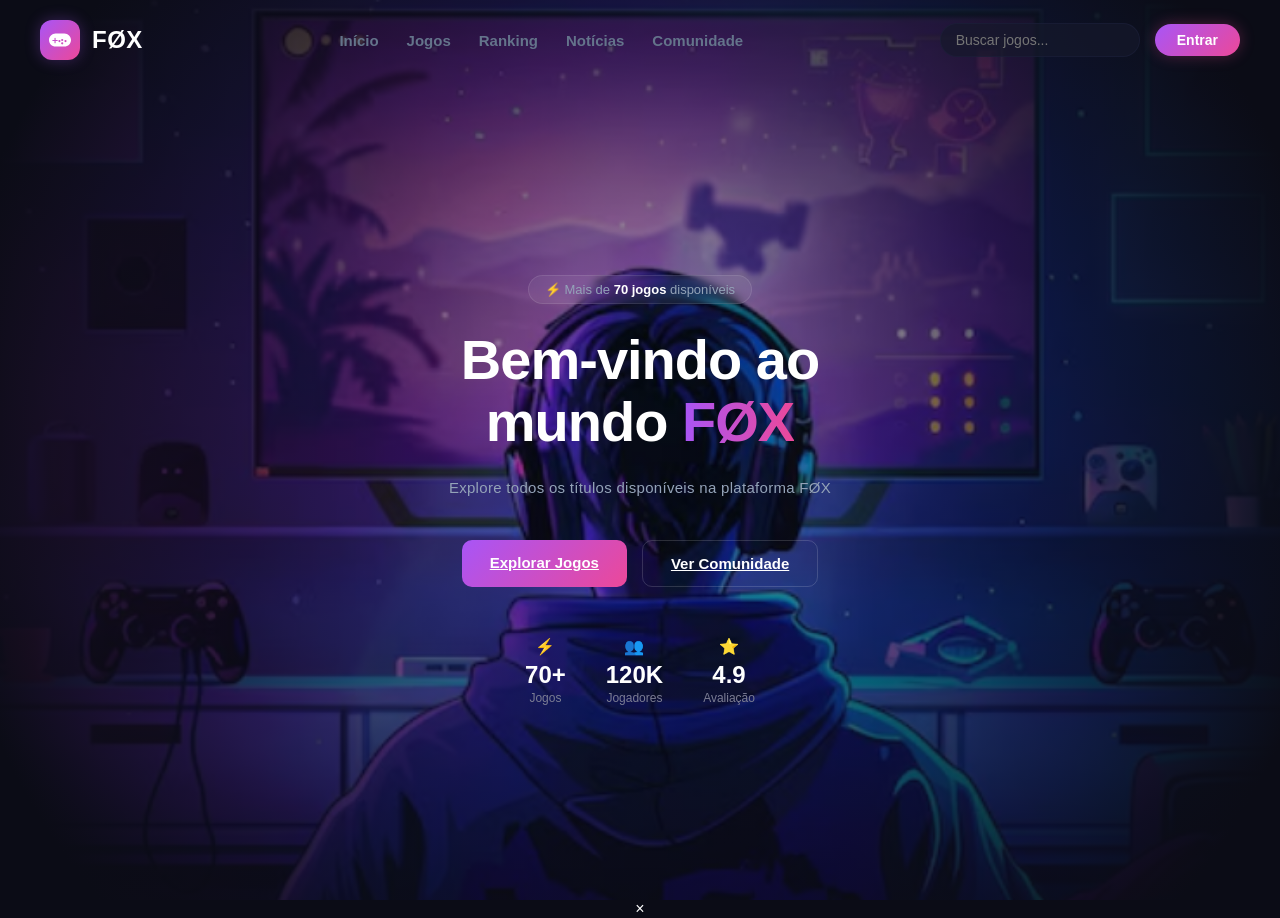
<file: index.html>
<!DOCTYPE html>
<html lang="pt-BR">
<head>
    <meta charset="UTF-8">
    <meta name="viewport" content="width=device-width, initial-scale=1.0">
    <title>FØX - Bem-vindo ao mundo FØX</title>
    <style>
        /* Reset e Variáveis de Cores (Padrão FØX) */
        * {
            margin: 0;
            padding: 0;
            box-sizing: border-box;
            font-family: 'Segoe UI', Tahoma, Geneva, Verdana, sans-serif;
        }

        :root {
            --bg-color: #0b0c16;
            --card-bg: rgba(19, 20, 36, 0.6);
            --text-color: #ffffff;
            --text-muted: #64748b;
            --primary-gradient: linear-gradient(135deg, #a855f7, #ec4899);
        }

        body {
            background-color: var(--bg-color);
            color: var(--text-color);
            min-height: 100vh;
            display: flex;
            flex-direction: column;
            align-items: center;
            overflow-x: hidden;
        }

        /* --- Navbar --- */
        .navbar {
            width: 100%;
            max-width: 1400px;
            display: flex;
            justify-content: space-between;
            align-items: center;
            padding: 20px 40px;
            position: absolute;
            top: 0;
            z-index: 10;
        }

        .logo {
            display: flex;
            align-items: center;
            gap: 12px;
        }

        .logo-box {
            background: var(--primary-gradient);
            width: 40px;
            height: 40px;
            border-radius: 12px;
            display: flex;
            align-items: center;
            justify-content: center;
            box-shadow: 0 0 15px rgba(168, 85, 247, 0.3);
        }

        .control-icon {
            width: 22px;
            height: 22px;
            fill: #ffffff;
        }

        .logo-text {
            font-size: 24px;
            font-weight: 800;
            color: #ffffff;
            letter-spacing: 0.5px;
        }

        .nav-links {
            display: flex;
            gap: 28px;
        }

        .nav-links a {
            color: var(--text-muted);
            text-decoration: none;
            font-size: 15px;
            font-weight: 600;
            transition: color 0.2s ease;
        }

        .nav-links a:hover {
            color: #ffffff;
        }

        .nav-links a.active {
            color: #ec4899;
            font-weight: 700;
        }

        .nav-right {
            display: flex;
            align-items: center;
            gap: 15px;
        }

        .search-box {
            background-color: rgba(22, 25, 43, 0.7);
            border: 1px solid rgba(31, 34, 63, 0.5);
            padding: 8px 15px;
            border-radius: 20px;
            color: white;
            font-size: 14px;
            outline: none;
            width: 200px;
        }

        .btn-entrar {
            background: var(--primary-gradient);
            border: none;
            padding: 8px 22px;
            border-radius: 20px;
            color: white;
            font-weight: bold;
            cursor: pointer;
            font-size: 14px;
            box-shadow: 0 0 15px rgba(236, 72, 153, 0.3);
        }

        /* --- Hero Section --- */
        .hero-section {
            width: 100%;
            min-height: 100vh;
            display: flex;
            align-items: center;
            justify-content: center;
            position: relative;
            padding: 120px 40px 40px 40px;
            background: radial-gradient(circle at center, rgba(11, 12, 22, 0.2) 0%, rgb(11, 12, 22, 1) 90%), 
                        url('Captura de tela 2026-06-12 103130.png') no-repeat center center;
            background-size: cover;
        }

        .hero-container {
            width: 100%;
            max-width: 1200px;
            display: flex;
            justify-content: center;
            align-items: center;
            position: relative;
            z-index: 2;
        }

        .hero-content {
            max-width: 800px;
            display: flex;
            flex-direction: column;
            align-items: center;
            text-align: center;
            margin: 0 auto;
        }

        .games-count-badge {
            background-color: rgba(255, 255, 255, 0.06);
            border: 1px solid rgba(255, 255, 255, 0.1);
            padding: 6px 16px;
            border-radius: 20px;
            font-size: 13px;
            color: #94a3b8;
            margin-bottom: 25px;
            backdrop-filter: blur(5px);
        }

        .games-count-badge strong {
            color: white;
        }

        .hero-content h1 {
            font-size: 56px;
            font-weight: 800;
            line-height: 1.1;
            margin-bottom: 24px;
            letter-spacing: -1px;
        }

        .hero-content h1 span {
            background: linear-gradient(90deg, #a855f7, #ec4899);
            -webkit-background-clip: text;
            -webkit-text-fill-color: transparent;
        }

        /* Ajuste do Slogan conforme as imagens originais */
        .hero-slogan {
            color: #94a3b8;
            font-size: 15px;
            font-weight: 400;
            line-height: 1.6;
            margin-bottom: 40px;
            max-width: 600px;
            letter-spacing: 0.3px;
        }

        .hero-buttons {
            display: flex;
            gap: 15px;
            margin-bottom: 50px;
        }

        .btn-primary {
            background: var(--primary-gradient);
            border: none;
            color: white;
            padding: 14px 28px;
            border-radius: 10px;
            font-weight: bold;
            font-size: 15px;
            cursor: pointer;
            transition: opacity 0.2s;
        }

        .btn-primary:hover {
            opacity: 0.9;
        }

        .btn-secondary {
            background-color: transparent;
            border: 1px solid rgba(255, 255, 255, 0.15);
            color: white;
            padding: 14px 28px;
            border-radius: 10px;
            font-weight: bold;
            font-size: 15px;
            cursor: pointer;
            transition: background-color 0.2s;
        }

        .btn-secondary:hover {
            background-color: rgba(255, 255, 255, 0.05);
        }

        /* --- Grid de Status/Métricas --- */
        .status-grid {
            display: flex;
            gap: 40px;
            justify-content: center;
        }

        .status-item {
            text-align: center;
        }

        .status-icon {
            font-size: 16px;
            margin-bottom: 5px;
        }

        .status-value {
            font-size: 24px;
            font-weight: bold;
            color: white;
        }

        .status-label {
            font-size: 12px;
            color: #7b7d93;
            margin-top: 2px;
        }
    </style>
</head>
<body>

    <header class="navbar">
        <div class="logo">
            <div class="logo-box">
                <svg viewBox="0 0 640 512" class="control-icon">
                    <path d="M192 64C86 64 0 150 0 256S86 448 192 448H448c106 0 192-86 192-192S554 64 448 64H192zm192 160a32 32 0 1 1 0 64 32 32 0 1 1 0-64zm64 64a32 32 0 1 1 64 0 32 32 0 1 1 -64 0zm-144 32a32 32 0 1 1 0-64 32 32 0 1 1 0 64zm80 64a32 32 0 1 1 0-64 32 32 0 1 1 0 64zM176 192c8.8 0 16 7.2 16 16v48h48c8.8 0 16 7.2 16 16s-7.2 16-16 16H192v48c0 8.8-7.2 16-16 16s-16-7.2-16-16V288H112c-8.8 0-16-7.2-16-16s7.2-16 16-16h48V208c0-8.8 7.2-16 16-16z"/>
                </svg>
            </div>
            <span class="logo-text">FØX</span>
        </div>
        <nav class="nav-links">
           <a href="index.html">Início</a>
<a href="jogos.html">Jogos</a>
<a href="ranking.html">Ranking</a>
<a href="noticias.html">Notícias</a>
<a href="comunidade.html">Comunidade</a>
        </nav>
        <div class="nav-right">
            <input type="text" class="search-box" placeholder="Buscar jogos...">
           <button class="btn-entrar" id="openLogin">
    Entrar
</button>
        </div>
    </header>

    <section class="hero-section">
        <div class="hero-container">
            
            <div class="hero-content">
                <div class="games-count-badge">
                    ⚡ Mais de <strong>70 jogos</strong> disponíveis
                </div>
                
                <h1>Bem-vindo ao<br>mundo <span>FØX</span></h1>
                
                <p class="hero-slogan">
                    Explore todos os títulos disponíveis na plataforma FØX
                </p>
                
               <div class="hero-buttons">
    <a href="jogos.html" class="btn-primary">
        Explorar Jogos
    </a>

    <a href="comunidade.html" class="btn-secondary">
        Ver Comunidade
    </a>
                </div>

                <div class="status-grid">
                    <div class="status-item">
                        <div class="status-icon" style="color: #3b82f6;">⚡</div>
                        <div class="status-value">70+</div>
                        <div class="status-label">Jogos</div>
                    </div>
                    <div class="status-item">
                        <div class="status-icon" style="color: #a855f7;">👥</div>
                        <div class="status-value">120K</div>
                        <div class="status-label">Jogadores</div>
                    </div>
                    <div class="status-item">
                        <div class="status-icon" style="color: #ec4899;">⭐</div>
                        <div class="status-value">4.9</div>
                        <div class="status-label">Avaliação</div>
                    </div>
                </div>
            </div>

        </div>
    </section>
<script src="script.js"></script>
<div id="loginModal" class="modal">

    <div class="modal-content">

        <span class="close-modal">&times;</span>

<script>
// Campo de busca
const searchInput = document.getElementById("searchInput");

searchInput.addEventListener("keydown", function(event) {
    if (event.key === "Enter") {
        const jogo = searchInput.value.trim();

        if (jogo !== "") {
            alert("Buscando: " + jogo);

            // Exemplo: redirecionar para pesquisa
            // window.location.href = "catalogo.html?busca=" + encodeURIComponent(jogo);
        } else {
            alert("Digite o nome de um jogo!");
        }
    }
});

// Botão Entrar
const loginButton = document.getElementById("loginButton");

loginButton.addEventListener("click", function() {
    window.location.href = "login.html";
});
</script>
</body>
</html>
</file>
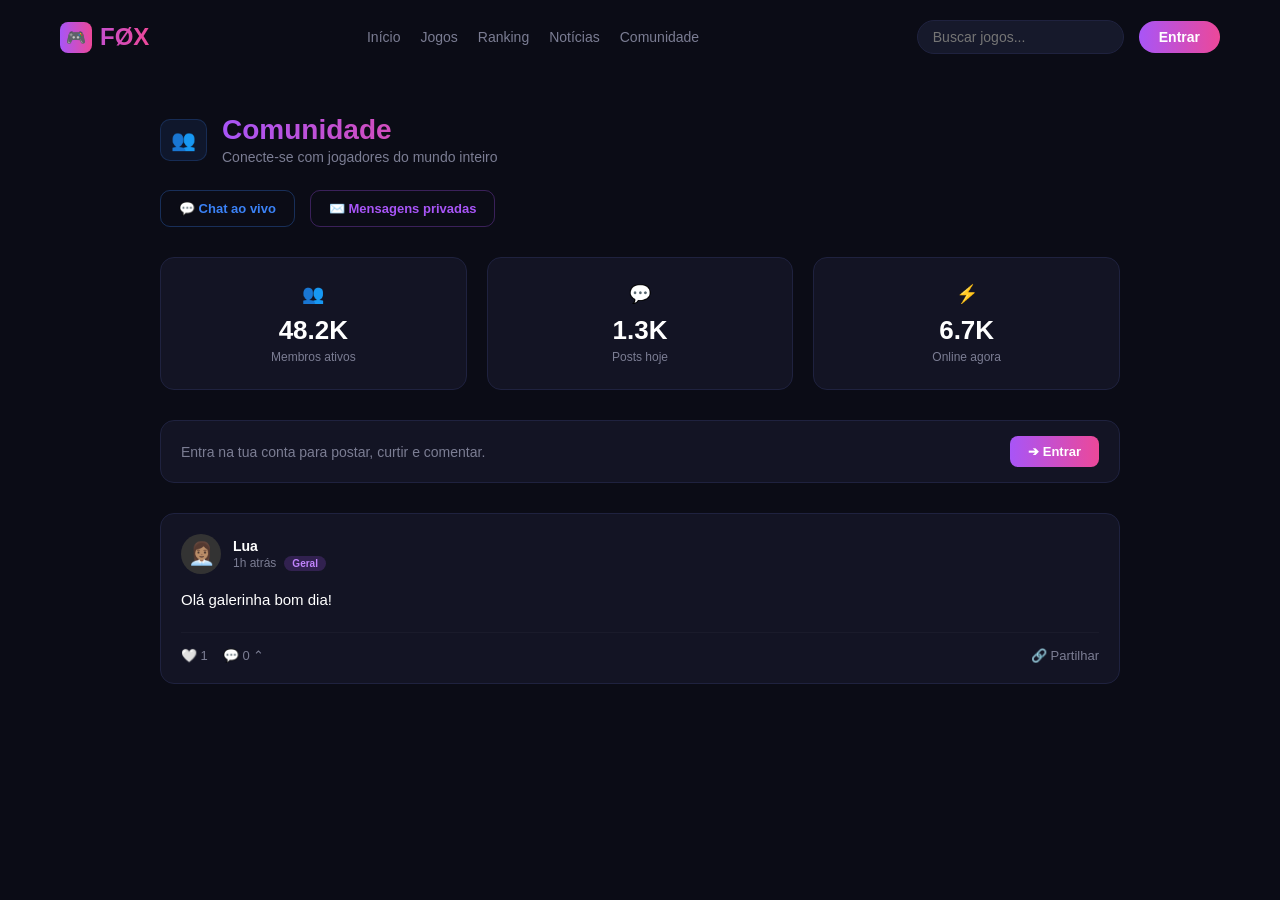
<file: comunidade.html>
<!DOCTYPE html>
<html lang="pt-BR">
<head>
    <meta charset="UTF-8">
    <meta name="viewport" content="width=device-width, initial-scale=1.0">
    <title>FØX - Comunidade</title>
    <style>
        /* Reset e Variáveis de Cores (Padrão FØX) */
        * {
            margin: 0;
            padding: 0;
            box-sizing: border-box;
            font-family: 'Segoe UI', Tahoma, Geneva, Verdana, sans-serif;
        }

        :root {
            --bg-color: #0b0c16;
            --card-bg: #131424;
            --text-color: #ffffff;
            --text-muted: #7b7d93;
            --primary-gradient: linear-gradient(90deg, #a855f7, #ec4899);
            --border-color: #1f223f;
        }

        body {
            background-color: var(--bg-color);
            color: var(--text-color);
            min-height: 100vh;
            display: flex;
            flex-direction: column;
            align-items: center;
        }

        /* --- Navbar --- */
        .navbar {
            width: 100%;
            max-width: 1200px;
            display: flex;
            justify-content: space-between;
            align-items: center;
            padding: 20px;
        }

        .logo {
            display: flex;
            align-items: center;
            gap: 8px;
            font-weight: bold;
            font-size: 24px;
            background: var(--primary-gradient);
            -webkit-background-clip: text;
            -webkit-text-fill-color: transparent;
        }

        .logo-icon {
            background: var(--primary-gradient);
            padding: 6px;
            border-radius: 8px;
            -webkit-text-fill-color: white;
            font-size: 16px;
        }

        .nav-links {
            display: flex;
            gap: 20px;
        }

        .nav-links a {
            color: var(--text-muted);
            text-decoration: none;
            font-size: 14px;
            transition: color 0.3s;
        }

        .nav-links a.active, .nav-links a:hover {
            color: #ec4899;
        }

        .nav-right {
            display: flex;
            align-items: center;
            gap: 15px;
        }

        .search-box {
            background-color: #16192b;
            border: 1px solid var(--border-color);
            padding: 8px 15px;
            border-radius: 20px;
            color: white;
            font-size: 14px;
            outline: none;
        }

        .btn-entrar {
            background: var(--primary-gradient);
            border: none;
            padding: 8px 20px;
            border-radius: 20px;
            color: white;
            font-weight: bold;
            cursor: pointer;
            font-size: 14px;
        }

        /* --- Conteúdo Principal --- */
        .container {
            width: 100%;
            max-width: 1000px;
            padding: 40px 20px;
        }

        .title-section {
            margin-bottom: 25px;
            display: flex;
            align-items: center;
            gap: 15px;
        }

        .title-icon {
            background-color: rgba(59, 130, 246, 0.1);
            border: 1px solid rgba(59, 130, 246, 0.2);
            padding: 10px;
            border-radius: 10px;
            font-size: 20px;
            line-height: 1;
            color: #3b82f6;
        }

        .title-section h1 {
            font-size: 28px;
            background: var(--primary-gradient);
            -webkit-background-clip: text;
            -webkit-text-fill-color: transparent;
            font-weight: bold;
        }

        .title-section p {
            color: var(--text-muted);
            font-size: 14px;
            margin-top: 3px;
        }

        /* --- Botões de Ação Secundários --- */
        .action-buttons {
            display: flex;
            gap: 15px;
            margin-bottom: 30px;
        }

        .btn-secondary {
            background-color: transparent;
            font-size: 13px;
            font-weight: bold;
            padding: 10px 18px;
            border-radius: 10px;
            cursor: pointer;
            display: flex;
            align-items: center;
            gap: 8px;
            transition: background-color 0.3s;
        }

        .btn-blue {
            border: 1px solid rgba(59, 130, 246, 0.3);
            color: #3b82f6;
        }
        .btn-blue:hover { background-color: rgba(59, 130, 246, 0.05); }

        .btn-purple {
            border: 1px solid rgba(168, 85, 247, 0.3);
            color: #a855f7;
        }
        .btn-purple:hover { background-color: rgba(168, 85, 247, 0.05); }

        /* --- Cards de Métricas (Grid de 3 Colunas) --- */
        .metrics-grid {
            display: grid;
            grid-template-columns: repeat(3, 1fr);
            gap: 20px;
            margin-bottom: 30px;
        }

        .metric-card {
            background-color: var(--card-bg);
            border: 1px solid var(--border-color);
            border-radius: 14px;
            padding: 25px;
            text-align: center;
        }

        .metric-icon {
            font-size: 18px;
            margin-bottom: 10px;
        }
        .metric-card:nth-child(1) .metric-icon { color: #3b82f6; }
        .metric-card:nth-child(2) .metric-icon { color: #a855f7; }
        .metric-card:nth-child(3) .metric-icon { color: #ec4899; }

        .metric-value {
            font-size: 26px;
            font-weight: bold;
            margin-bottom: 4px;
        }

        .metric-label {
            color: var(--text-muted);
            font-size: 12px;
        }

        /* --- Caixa de Alerta de Postagem --- */
        .cta-post-box {
            background-color: var(--card-bg);
            border: 1px solid var(--border-color);
            border-radius: 14px;
            padding: 15px 20px;
            display: flex;
            justify-content: space-between;
            align-items: center;
            margin-bottom: 30px;
        }

        .cta-text {
            color: var(--text-muted);
            font-size: 14px;
        }

        .btn-inline-entrar {
            background: var(--primary-gradient);
            border: none;
            padding: 8px 18px;
            border-radius: 8px;
            color: white;
            font-weight: bold;
            font-size: 13px;
            cursor: pointer;
            display: flex;
            align-items: center;
            gap: 6px;
        }

        /* --- Feed / Área de Post --- */
        .post-card {
            background-color: var(--card-bg);
            border: 1px solid var(--border-color);
            border-radius: 14px;
            padding: 20px;
        }

        .post-header {
            display: flex;
            align-items: center;
            gap: 12px;
            margin-bottom: 15px;
        }

        .post-avatar {
            width: 40px;
            height: 40px;
            border-radius: 50%;
            background-color: #333;
            display: flex;
            align-items: center;
            justify-content: center;
            font-size: 22px;
        }

        .user-info {
            display: flex;
            flex-direction: column;
        }

        .user-name {
            font-weight: bold;
            font-size: 14px;
        }

        .post-meta {
            display: flex;
            align-items: center;
            gap: 8px;
            margin-top: 2px;
        }

        .post-time {
            color: var(--text-muted);
            font-size: 12px;
        }

        .tag-geral {
            background-color: rgba(168, 85, 247, 0.2);
            color: #c084fc;
            font-size: 10px;
            font-weight: bold;
            padding: 2px 8px;
            border-radius: 10px;
        }

        .post-content {
            font-size: 15px;
            line-height: 1.5;
            margin-bottom: 20px;
        }

        /* --- Rodapé do Post (Ações) --- */
        .post-actions {
            display: flex;
            justify-content: space-between;
            align-items: center;
            border-top: 1px solid rgba(255, 255, 255, 0.03);
            padding-top: 15px;
            color: var(--text-muted);
            font-size: 13px;
        }

        .interactions {
            display: flex;
            gap: 15px;
        }

        .interaction-item {
            display: flex;
            align-items: center;
            gap: 5px;
            cursor: pointer;
        }
        
        .interaction-item:hover {
            color: #ffffff;
        }

        .share-item {
            display: flex;
            align-items: center;
            gap: 5px;
            cursor: pointer;
        }
        .share-item:hover {
            color: #ffffff;
        }
    </style>
</head>
<body>

    <header class="navbar">
        <div class="logo">
            <span class="logo-icon">🎮</span> FØX
        </div>
        <nav class="nav-links">
            <a href="index.html">Início</a>
<a href="jogos.html">Jogos</a>
<a href="ranking.html">Ranking</a>
<a href="noticias.html">Notícias</a>
<a href="comunidade.html">Comunidade</a>
        </nav>
        <div class="nav-right">
            <input type="text" class="search-box" placeholder="Buscar jogos...">
            <button class="btn-entrar">Entrar</button>
        </div>
    </header>

    <main class="container">
        
        <section class="title-section">
            <div class="title-icon">👥</div>
            <div>
                <h1>Comunidade</h1>
                <p>Conecte-se com jogadores do mundo inteiro</p>
            </div>
        </section>

        <div class="action-buttons">
            <button class="btn-secondary btn-blue">💬 Chat ao vivo</button>
            <button class="btn-secondary btn-purple">✉️ Mensagens privadas</button>
        </div>

        <section class="metrics-grid">
            <div class="metric-card">
                <div class="metric-icon">👥</div>
                <div class="metric-value">48.2K</div>
                <div class="metric-label">Membros ativos</div>
            </div>
            <div class="metric-card">
                <div class="metric-icon">💬</div>
                <div class="metric-value">1.3K</div>
                <div class="metric-label">Posts hoje</div>
            </div>
            <div class="metric-card">
                <div class="metric-icon">⚡</div>
                <div class="metric-value">6.7K</div>
                <div class="metric-label">Online agora</div>
            </div>
        </section>

        <div class="cta-post-box">
            <span class="cta-text">Entra na tua conta para postar, curtir e comentar.</span>
            <button class="btn-inline-entrar">➔ Entrar</button>
        </div>

        <section class="feed-container">
            <div class="post-card">
                <div class="post-header">
                    <div class="post-avatar">👩🏽‍💼</div>
                    <div class="user-info">
                        <span class="user-name">Lua</span>
                        <div class="post-meta">
                            <span class="post-time">1h atrás</span>
                            <span class="tag-geral">Geral</span>
                        </div>
                    </div>
                </div>
                <div class="post-content">
                    Olá galerinha bom dia!
                </div>
                <div class="post-actions">
                    <div class="interactions">
                        <div class="interaction-item">🤍 1</div>
                        <div class="interaction-item">💬 0 ⌃</div>
                    </div>
                    <div class="share-item">🔗 Partilhar</div>
                </div>
            </div>
        </section>

    </main>

</body>
</html>
</file>
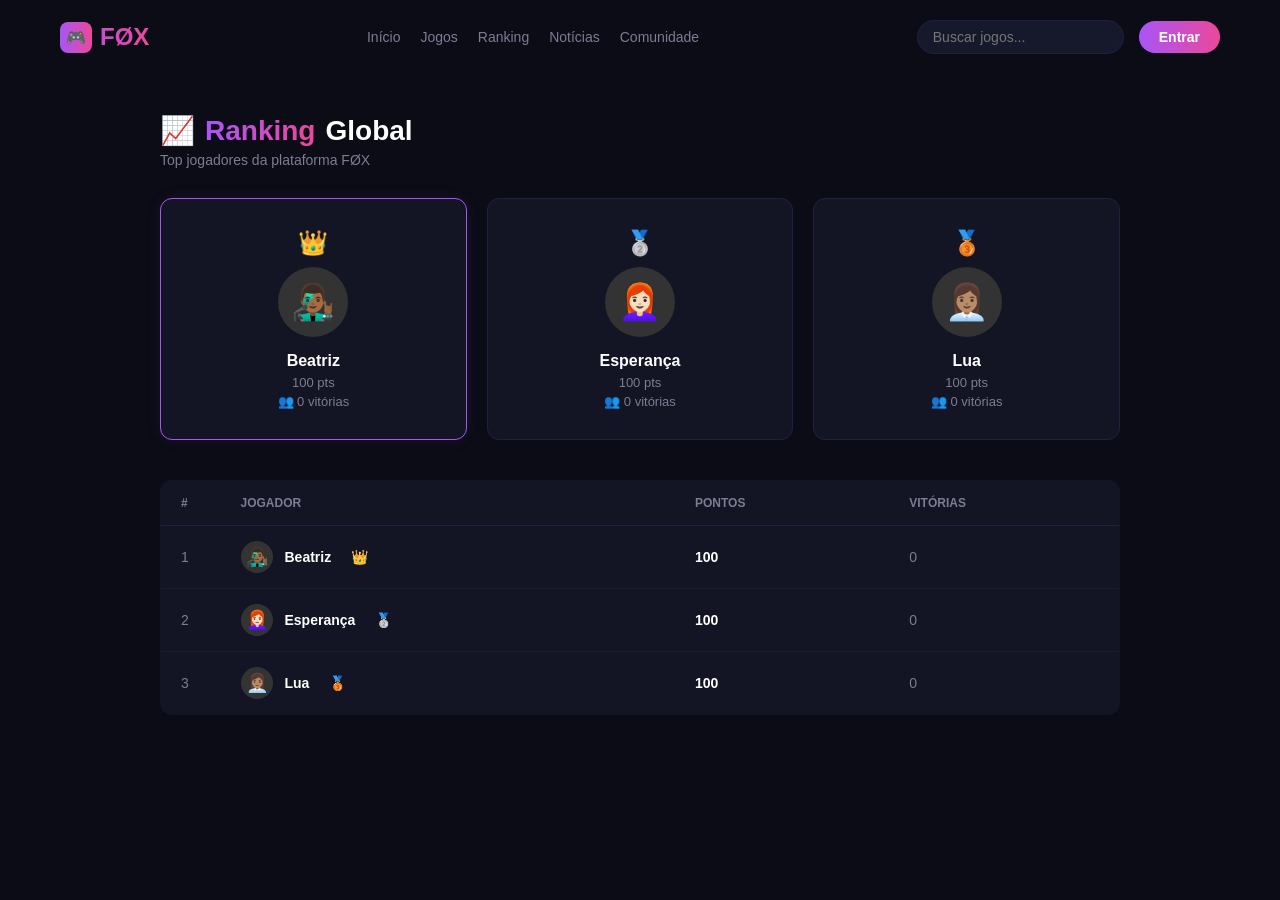
<file: ranking.html>
<!DOCTYPE html>
<html lang="pt-BR">
<head>
    <meta charset="UTF-8">
    <meta name="viewport" content="width=device-width, initial-scale=1.0">
    <title>FØX - Ranking Global</title>
    <style>
        /* Reset e Variáveis de Cores */
        * {
            margin: 0;
            padding: 0;
            box-sizing: border-box;
            font-family: 'Segoe UI', Tahoma, Geneva, Verdana, sans-serif;
        }

        :root {
            --bg-color: #0b0c16;
            --card-bg: #131424;
            --text-color: #ffffff;
            --text-muted: #7b7d93;
            --primary-gradient: linear-gradient(90deg, #a855f7, #ec4899);
            --border-color: #1f223f;
        }

        body {
            background-color: var(--bg-color);
            color: var(--text-color);
            min-height: 100vh;
            display: flex;
            flex-direction: column;
            align-items: center;
        }

        /* --- Navbar --- */
        .navbar {
            width: 100%;
            max-width: 1200px;
            display: flex;
            justify-content: space-between;
            align-items: center;
            padding: 20px;
        }

        .logo {
            display: flex;
            align-items: center;
            gap: 8px;
            font-weight: bold;
            font-size: 24px;
            background: var(--primary-gradient);
            -webkit-background-clip: text;
            -webkit-text-fill-color: transparent;
        }

        .logo-icon {
            background: var(--primary-gradient);
            padding: 6px;
            border-radius: 8px;
            -webkit-text-fill-color: white;
            font-size: 16px;
        }

        .nav-links {
            display: flex;
            gap: 20px;
        }

        .nav-links a {
            color: var(--text-muted);
            text-decoration: none;
            font-size: 14px;
            transition: color 0.3s;
        }

        .nav-links a.active, .nav-links a:hover {
            color: #ec4899;
        }

        .nav-right {
            display: flex;
            align-items: center;
            gap: 15px;
        }

        .search-box {
            background-color: #16192b;
            border: 1px solid var(--border-color);
            padding: 8px 15px;
            border-radius: 20px;
            color: white;
            font-size: 14px;
            outline: none;
        }

        .btn-entrar {
            background: var(--primary-gradient);
            border: none;
            padding: 8px 20px;
            border-radius: 20px;
            color: white;
            font-weight: bold;
            cursor: pointer;
            font-size: 14px;
        }

        /* --- Conteúdo Principal --- */
        .container {
            width: 100%;
            max-width: 1000px;
            padding: 40px 20px;
        }

        .title-section {
            margin-bottom: 30px;
        }

        .title-section h1 {
            font-size: 28px;
            display: flex;
            align-items: center;
            gap: 10px;
        }

        .title-section h1 span {
            background: var(--primary-gradient);
            -webkit-background-clip: text;
            -webkit-text-fill-color: transparent;
        }

        .title-section p {
            color: var(--text-muted);
            font-size: 14px;
            margin-top: 5px;
        }

        /* --- Cards de Pódio --- */
        .podium-container {
            display: grid;
            grid-template-columns: repeat(3, 1fr);
            gap: 20px;
            margin-bottom: 40px;
        }

        .podium-card {
            background-color: var(--card-bg);
            border: 1px solid var(--border-color);
            border-radius: 12px;
            padding: 30px 20px;
            text-align: center;
            transition: transform 0.3s;
        }

        /* Destaque para o 1º Lugar (Borda Roxa) */
        .podium-card.first-place {
            border: 1px solid #a855f7;
            box-shadow: 0 0 15px rgba(168, 85, 247, 0.1);
        }

        .trophy-icon {
            font-size: 24px;
            margin-bottom: 10px;
        }
        .first-place .trophy-icon { color: #ffd700; }
        .second-place .trophy-icon { color: #c0c0c0; }
        .third-place .trophy-icon { color: #cd7f32; }

        .avatar {
            width: 70px;
            height: 70px;
            border-radius: 50%;
            margin: 0 auto 15px auto;
            background-color: #333;
            display: flex;
            align-items: center;
            justify-content: center;
            font-size: 35px; /* Representando os bonecos em pixel art */
        }

        .player-name {
            font-weight: bold;
            font-size: 16px;
            margin-bottom: 5px;
        }

        .player-stats {
            color: var(--text-muted);
            font-size: 13px;
            margin-top: 4px;
        }

        /* --- Tabela de Classificação --- */
        .leaderboard-table {
            width: 100%;
            border-collapse: collapse;
            background-color: var(--card-bg);
            border: 1px solid var(--border-color);
            border-radius: 12px;
            overflow: hidden;
        }

        .leaderboard-table th, .leaderboard-table td {
            padding: 15px 20px;
            text-align: left;
            font-size: 14px;
        }

        .leaderboard-table th {
            color: var(--text-muted);
            font-size: 12px;
            text-transform: uppercase;
            border-bottom: 1px solid var(--border-color);
        }

        .leaderboard-table tr {
            border-bottom: 1px solid rgba(255, 255, 255, 0.03);
        }

        .leaderboard-table tr:last-child {
            border-bottom: none;
        }

        .col-center { text-align: center; width: 60px; }
        .col-right { text-align: right; }

        .table-player {
            display: flex;
            align-items: center;
            gap: 12px;
            font-weight: bold;
        }

        .table-avatar {
            width: 32px;
            height: 32px;
            border-radius: 50%;
            background-color: #333;
            display: flex;
            align-items: center;
            justify-content: center;
            font-size: 18px;
        }

        .row-trophy {
            margin-left: 8px;
            font-size: 14px;
        }

        .points-val {
            font-weight: bold;
        }
    </style>
</head>
<body>

    <header class="navbar">
        <div class="logo">
            <span class="logo-icon">🎮</span> FØX
        </div>
        <nav class="nav-links">
           <a href="index.html">Início</a>
<a href="jogos.html">Jogos</a>
<a href="ranking.html">Ranking</a>
<a href="noticias.html">Notícias</a>
<a href="comunidade.html">Comunidade</a>
        </nav>
        <div class="nav-right">
            <input type="text" class="search-box" placeholder="Buscar jogos...">
            <button class="btn-entrar">Entrar</button>
        </div>
    </header>

    <main class="container">
        
        <section class="title-section">
            <h1>📈 <span>Ranking</span> Global</h1>
            <p>Top jogadores da plataforma FØX</p>
        </section>

        <section class="podium-container">
            
            <div class="podium-card first-place">
                <div class="trophy-icon">👑</div>
                <div class="avatar">👨🏾‍🎤</div>
                <div class="player-name">Beatriz</div>
                <div class="player-stats">100 pts</div>
                <div class="player-stats">👥 0 vitórias</div>
            </div>

            <div class="podium-card second-place">
                <div class="trophy-icon">🥈</div>
                <div class="avatar">👩🏻‍🦰</div>
                <div class="player-name">Esperança</div>
                <div class="player-stats">100 pts</div>
                <div class="player-stats">👥 0 vitórias</div>
            </div>

            <div class="podium-card third-place">
                <div class="trophy-icon">🥉</div>
                <div class="avatar">👩🏽‍💼</div>
                <div class="player-name">Lua</div>
                <div class="player-stats">100 pts</div>
                <div class="player-stats">👥 0 vitórias</div>
            </div>

        </section>

        <table class="leaderboard-table">
            <thead>
                <tr>
                    <th class="col-center">#</th>
                    <th>Jogador</th>
                    <th class="col-right">Pontos</th>
                    <th class="col-right">Vitórias</th>
                </tr>
            </thead>
            <tbody>
                <tr>
                    <td class="col-center" style="color: var(--text-muted);">1</td>
                    <td>
                        <div class="table-player">
                            <div class="table-avatar">👨🏾‍🎤</div>
                            Beatriz <span class="row-trophy" style="color: #ffd700;">👑</span>
                        </div>
                    </td>
                    <td class="col-right points-val">100</td>
                    <td class="col-right" style="color: var(--text-muted);">0</td>
                </tr>
                <tr>
                    <td class="col-center" style="color: var(--text-muted);">2</td>
                    <td>
                        <div class="table-player">
                            <div class="table-avatar">👩🏻‍🦰</div>
                            Esperança <span class="row-trophy" style="color: #c0c0c0;">🥈</span>
                        </div>
                    </td>
                    <td class="col-right points-val">100</td>
                    <td class="col-right" style="color: var(--text-muted);">0</td>
                </tr>
                <tr>
                    <td class="col-center" style="color: var(--text-muted);">3</td>
                    <td>
                        <div class="table-player">
                            <div class="table-avatar">👩🏽‍💼</div>
                            Lua <span class="row-trophy" style="color: #cd7f32;">🥉</span>
                        </div>
                    </td>
                    <td class="col-right points-val">100</td>
                    <td class="col-right" style="color: var(--text-muted);">0</td>
                </tr>
            </tbody>
        </table>

    </main>

</body>
</html>
</file>
